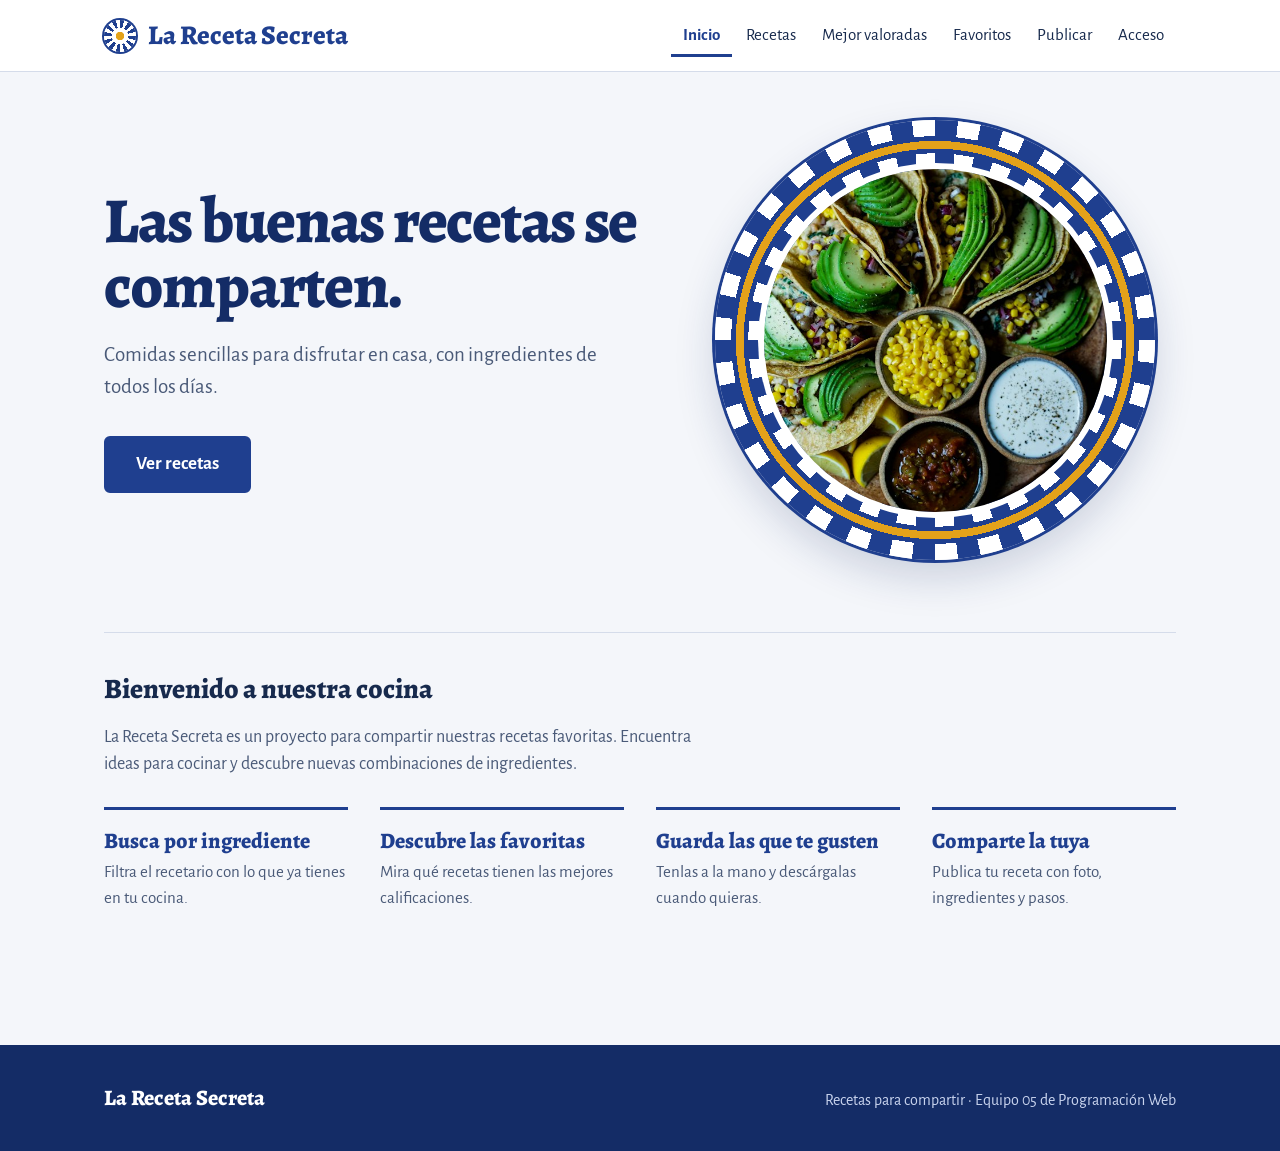
<file: frontend/index.html>
<!DOCTYPE html>
<html lang="es">
<head>
  <meta charset="UTF-8">
  <meta name="viewport" content="width=device-width, initial-scale=1.0">
  <title>Inicio | La Receta Secreta</title>
  <!-- Tipografía: Alegreya y Alegreya Sans. Sin internet se usan las fuentes del sistema. -->
  <link rel="preconnect" href="https://fonts.googleapis.com">
  <link rel="preconnect" href="https://fonts.gstatic.com" crossorigin>
  <link rel="stylesheet" href="https://fonts.googleapis.com/css2?family=Alegreya:wght@700;800&family=Alegreya+Sans:ital,wght@0,400;0,700;1,400&display=swap">
  <link rel="stylesheet" href="css/estilos.css">
  <link rel="stylesheet" href="css/busqueda.css">
  <link rel="stylesheet" href="css/favoritos.css">
  <link rel="stylesheet" href="css/calificaciones.css">
  <link rel="stylesheet" href="css/acceso.css">
  <!-- El orden importa: primero la API, luego los módulos y al final el enrutador. -->
  <script src="js/api-prueba.js" defer></script>
  <script src="js/api.js" defer></script>
  <script src="js/catalogo.js" defer></script>
  <script src="js/busqueda.js" defer></script>
  <script src="js/favoritos.js" defer></script>
  <script src="js/calificaciones.js" defer></script>
  <script src="js/acceso.js" defer></script>
  <script src="js/publicar.js" defer></script>
  <script src="js/app.js" defer></script>
</head>
<body>
  <header>
    <a class="marca" href="#/inicio">La Receta Secreta</a>
    <nav aria-label="Navegación principal">
      <a href="#/inicio" aria-current="page">Inicio</a>
      <a href="#/recetas">Recetas</a>
      <a href="#/mejor-valoradas">Mejor valoradas</a>
      <a href="#/favoritos">Favoritos</a>
      <a href="#/publicar">Publicar</a>
      <a href="#/acceso">Acceso</a>
    </nav>
  </header>
  <noscript><p class="aviso">Activa JavaScript para navegar por este recetario.</p></noscript>
  <main id="contenido">
    <!-- Pantalla: Inicio -->
    <div class="pantalla" id="inicio" data-titulo="Inicio" hidden>
      <section class="bienvenida">
        <h1>Las buenas recetas se comparten.</h1>
        <p>Comidas sencillas para disfrutar en casa, con ingredientes de todos los días.</p>
        <a class="boton" href="#/recetas">Ver recetas</a>
      </section>
      <section class="inicio-cocina">
        <h2>Bienvenido a nuestra cocina</h2>
        <p>La Receta Secreta es un proyecto para compartir nuestras recetas favoritas.
          Encuentra ideas para cocinar y descubre nuevas combinaciones de ingredientes.</p>
        <ul class="inicio-atajos">
          <li><a href="#/recetas"><strong>Busca por ingrediente</strong> <span>Filtra el recetario con lo que ya tienes en tu cocina.</span></a></li>
          <li><a href="#/mejor-valoradas"><strong>Descubre las favoritas</strong> <span>Mira qué recetas tienen las mejores calificaciones.</span></a></li>
          <li><a href="#/favoritos"><strong>Guarda las que te gusten</strong> <span>Tenlas a la mano y descárgalas cuando quieras.</span></a></li>
          <li><a href="#/publicar"><strong>Comparte la tuya</strong> <span>Publica tu receta con foto, ingredientes y pasos.</span></a></li>
        </ul>
      </section>
    </div>

    <!-- Pantalla: Recetas. Las tarjetas las dibuja js/catalogo.js con los datos de la API. -->
    <div class="pantalla" id="recetas" data-titulo="Recetas" hidden>
      <h1>Nuestras recetas</h1>
      <p class="entrada">Ideas sencillas para tu próxima comida.</p>
      <!-- Módulo Búsqueda: aquí va la barra de búsqueda y los filtros. -->
      <form id="modulo-busqueda" class="busqueda-contenedor" role="search" novalidate>
        <div class="busqueda-campo">
          <label for="input-ingrediente">Ingrediente</label>
          <input type="search" id="input-ingrediente" placeholder="Ej. aguacate" maxlength="60">
        </div>
        <div class="busqueda-campo">
          <label for="select-categoria">Categoría</label>
          <select id="select-categoria">
            <option value="">Todas</option>
          </select>
        </div>
        <div class="busqueda-botones">
          <button type="submit" id="btn-buscar">Buscar</button>
          <button type="button" id="btn-limpiar" class="busqueda-secundario">Limpiar</button>
        </div>
      </form>
      <p id="mensaje-resultados" class="busqueda-mensaje" role="status"></p>
      <p id="estado-catalogo" role="status"></p>
      <div class="galeria"></div>
    </div>

    <!-- Pantalla: Detalle de una receta (#/receta/<id>). La rellena js/catalogo.js. -->
    <div class="pantalla" id="receta-detalle" data-titulo="Receta" hidden>
      <a class="volver" href="#/recetas">← Volver a las recetas</a>
      <h1>Cargando receta...</h1>
      <p id="estado-detalle" role="status"></p>
      <div id="detalle-contenido" hidden>
        <div class="detalle-cabecera">
          <img id="detalle-foto" class="foto-receta foto-detalle" alt="" width="800" height="600" hidden>
          <div class="detalle-resumen">
            <p id="detalle-descripcion"></p>
            <p class="detalle-meta"><strong id="detalle-meta"></strong></p>
            <!-- Ranura del módulo Favoritos -->
            <div id="detalle-acciones"></div>
            <!-- Ranura del módulo Calificaciones -->
            <div id="detalle-calificacion"></div>
          </div>
        </div>
        <div class="detalle-cuerpo">
          <section class="detalle-ingredientes">
            <h2>Ingredientes</h2>
            <ul id="detalle-ingredientes"></ul>
          </section>
          <section class="detalle-preparacion">
            <h2>Preparación</h2>
            <ol id="detalle-pasos"></ol>
          </section>
        </div>
        <div class="detalle-exportar">
          <p>Descarga esta receta:</p>
          <button type="button" id="detalle-exportar">Exportar JSON</button>
          <button type="button" id="detalle-exportar-xml">Exportar XML</button>
        </div>
      </div>
    </div>

    <!-- Pantalla: Mejor valoradas (módulo Calificaciones). La rellena js/calificaciones.js. -->
    <div class="pantalla" id="mejor-valoradas" data-titulo="Mejor valoradas" hidden>
      <h1>Mejor valoradas</h1>
    </div>

    <!-- Pantalla: Favoritos (módulo Favoritos) -->
    <div class="pantalla" id="favoritos" data-titulo="Favoritos" hidden>
      <h1>Mis favoritos</h1>
      <!-- El contenido lo dibuja js/favoritos.js al mostrar la pantalla -->
    </div>

    <!-- Pantalla: Publicar receta -->
    <div class="pantalla" id="publicar" data-titulo="Publicar receta" hidden>
      <h1>Comparte tu receta</h1>
      <p id="aviso-publicar-sesion" class="aviso" tabindex="-1" hidden>
        Para publicar una receta necesitas una cuenta. <a href="#/acceso">Entra a tu cuenta</a> o <a href="#/registro">crea una cuenta</a>.
      </p>
      <div class="importar-receta">
        <label for="archivo-receta">Importar receta desde un archivo JSON</label>
        <input id="archivo-receta" type="file" accept=".json,application/json" aria-describedby="estado-json">
      </div>
      <p id="estado-json" role="status" aria-live="polite"></p>
      <form id="formulario-receta" novalidate>
        <label for="titulo">Nombre de la receta</label>
        <input id="titulo" aria-required="true" type="text" maxlength="100" placeholder="Por ejemplo: arroz con verduras" aria-describedby="error-titulo">
        <p id="error-titulo" class="error-campo" hidden></p>
        <label for="descripcion">Descripción</label>
        <textarea id="descripcion" aria-required="true" rows="3" maxlength="350" aria-describedby="error-descripcion"></textarea>
        <p id="error-descripcion" class="error-campo" hidden></p>
        <label for="foto">Foto de la receta (opcional)</label>
        <input id="foto" type="file" accept="image/jpeg,image/png,image/webp" aria-describedby="ayuda-foto error-foto">
        <small id="ayuda-foto">JPG, PNG o WebP. Máximo 2 MB.</small>
        <p id="error-foto" class="error-campo" hidden></p>
        <img id="vista-foto" class="foto-receta foto-previa" alt="Vista previa de la foto elegida" hidden>
        <button id="quitar-foto" type="button" hidden>Quitar foto</button>
        <div class="campos-fila">
          <div class="campo">
            <label for="categoria">Categoría</label>
            <select id="categoria" aria-describedby="error-categoria">
              <option>Desayuno</option>
              <option>Comida</option>
              <option>Cena</option>
              <option>Postre</option>
            </select>
            <p id="error-categoria" class="error-campo" hidden></p>
          </div>
          <div class="campo">
            <label for="tiempo">Tiempo de preparación (minutos)</label>
            <input id="tiempo" aria-required="true" type="number" min="1" max="1440" aria-describedby="error-tiempo">
            <p id="error-tiempo" class="error-campo" hidden></p>
          </div>
          <div class="campo">
            <label for="porciones">Porciones</label>
            <input id="porciones" aria-required="true" type="number" min="1" max="100" aria-describedby="error-porciones">
            <p id="error-porciones" class="error-campo" hidden></p>
          </div>
        </div>
        <label for="ingredientes">Ingredientes (uno por línea, con su cantidad)</label>
        <textarea id="ingredientes" aria-required="true" rows="5" aria-describedby="error-ingredientes"></textarea>
        <p id="error-ingredientes" class="error-campo" hidden></p>
        <label for="pasos">Preparación (un paso por línea)</label>
        <textarea id="pasos" aria-required="true" rows="5" aria-describedby="error-pasos"></textarea>
        <p id="error-pasos" class="error-campo" hidden></p>
        <div class="formulario-botones">
          <button type="submit">Agregar al recetario</button>
          <button type="button" id="exportar-formulario">Exportar JSON</button>
        </div>
      </form>
    </div>

    <!-- Pantalla: Acceso (módulo Acceso). La maneja js/acceso.js. -->
    <div class="pantalla" id="acceso" data-titulo="Acceso" hidden>
      <h1>Acceso</h1>
      <p id="estado-acceso" role="status" aria-live="polite"></p>
      <section id="sesion-iniciada" class="sesion-iniciada" hidden>
        <p>Hola, <strong id="nombre-usuario"></strong></p>
        <button type="button" id="cerrar-sesion">Cerrar sesión</button>
      </section>
      <section id="mis-recetas" class="mis-recetas" aria-labelledby="titulo-mis-recetas" hidden>
        <h2 id="titulo-mis-recetas" tabindex="-1">Mis recetas</h2>
        <p id="estado-mis-recetas" role="status" aria-live="polite"></p>
        <ul id="lista-mis-recetas" class="lista-mis-recetas"></ul>
      </section>
      <form id="formulario-acceso" novalidate>
        <label for="acceso-correo">Correo electrónico</label>
        <input id="acceso-correo" aria-required="true" type="email" autocomplete="email" maxlength="254" aria-describedby="error-acceso-correo">
        <p id="error-acceso-correo" class="error-campo" hidden></p>
        <label for="acceso-password">Contraseña</label>
        <input id="acceso-password" aria-required="true" type="password" autocomplete="current-password" aria-describedby="error-acceso-password">
        <p id="error-acceso-password" class="error-campo" hidden></p>
        <button type="submit">Entrar</button>
        <p class="cambiar-pantalla">¿Todavía no tienes cuenta? <a href="#/registro">Crea una cuenta</a>.</p>
      </form>
      <p id="acceso-sin-cuenta">Puedes <a href="#/recetas">explorar las recetas sin una cuenta</a>.</p>
    </div>

    <!-- Pantalla: Registro (módulo Acceso). La maneja js/acceso.js. -->
    <div class="pantalla" id="registro" data-titulo="Crear cuenta" hidden>
      <h1>Crear cuenta</h1>
      <p id="estado-registro" role="status" aria-live="polite"></p>
      <form id="formulario-registro" novalidate>
        <label for="registro-nombre">Nombre</label>
        <input id="registro-nombre" aria-required="true" type="text" autocomplete="name" maxlength="60" placeholder="Alex" aria-describedby="error-registro-nombre">
        <p id="error-registro-nombre" class="error-campo" hidden></p>
        <label for="registro-correo">Correo electrónico</label>
        <input id="registro-correo" aria-required="true" type="email" autocomplete="email" maxlength="254" aria-describedby="error-registro-correo">
        <p id="error-registro-correo" class="error-campo" hidden></p>
        <label for="registro-password">Contraseña</label>
        <input id="registro-password" aria-required="true" type="password" autocomplete="new-password" aria-describedby="ayuda-registro-password error-registro-password">
        <small id="ayuda-registro-password" class="ayuda-campo">Mínimo 8 caracteres.</small>
        <p id="error-registro-password" class="error-campo" hidden></p>
        <button type="submit">Crear cuenta</button>
        <p class="cambiar-pantalla">¿Ya tienes cuenta? <a href="#/acceso">Entra aquí</a>.</p>
      </form>
    </div>

    <div class="pantalla" id="no-encontrada" data-titulo="Página no encontrada" hidden>
        <h1>Página no encontrada</h1>
        <p class="entrada">Ese enlace no corresponde a ninguna pantalla.</p>
        <a class="boton" href="#/inicio">Volver al inicio</a>
    </div>
  </main>
  <footer>
    <p class="pie-marca">La Receta Secreta</p>
    <p>Recetas para compartir · Equipo 05 de Programación Web</p>
  </footer>
</body>
</html>
</file>
<file: frontend/css/estilos.css>
/* Estilos compartidos por todas las pantallas.
   Idea del diseño: la loza de talavera. Fondo blanco porcelana, azul cobalto y un acento
   amarillo maíz. Lo único llamativo es el "plato" de la portada; lo demás es sobrio.
   Los colores y medidas están en variables (:root) y los usan también los CSS de cada módulo.
   La justificación está en docs/06-diseno-interfaz.md. */
:root {
  /* Color */
  --loza: #f4f6fa;           /* fondo de la página: blanco frío, como la porcelana */
  --blanco: #ffffff;
  --tinta: #172a4d;          /* texto: azul tinta, casi negro */
  --tinta-suave: #4a5a78;    /* texto secundario */
  --cobalto: #1f3f8f;        /* enlaces, botones, marca */
  --cobalto-oscuro: #142c66; /* botón al pasar el mouse, pie de página */
  --cobalto-claro: #e5ebf7;  /* recuadros suaves (ingredientes, importar) */
  --linea: #d5dcea;          /* bordes */
  --linea-campo: #8291ae;    /* borde de los campos de formulario */
  --maiz: #e3a21a;           /* decorativo: estrellas, borde del plato */
  --maiz-oscuro: #8f5c00;    /* texto con acento (promedio, avisos): contraste 5:1 sobre blanco */
  --maiz-claro: #fcf3dc;     /* fondo de avisos */
  --error: #b42318;
  --error-claro: #fdf1ef;
  --apagado: #cfd6e4;        /* estrellas vacías, botones deshabilitados */

  /* Tipografía: Alegreya (títulos) y Alegreya Sans (texto). Si no hay internet,
     se usan las fuentes del sistema que siguen en la lista. */
  --letra-titulos: "Alegreya", "Iowan Old Style", "Palatino Linotype", Palatino, Georgia, serif;
  --letra-texto: "Alegreya Sans", "Segoe UI", "Helvetica Neue", Arial, sans-serif;

  /* Escala de tamaños (cada paso es ~1.25 veces el anterior). */
  --t-chico: 15px;
  --t-texto: 18px;
  --t-entrada: 21px;
  --t-h3: 22px;
  --t-h2: 28px;
  --t-h1: 44px;
  --t-portada: 64px;

  /* Radios según jerarquía: controles < tarjetas < bloques grandes. */
  --radio-control: 6px;
  --radio: 10px;
  --radio-bloque: 18px;
  --ancho: 1120px;
  --margen: 24px;
}

[hidden] {
  display: none !important;
}
*,
*::before,
*::after {
  box-sizing: border-box;
}
body {
  margin: 0;
  font-family: var(--letra-texto);
  font-size: var(--t-texto);
  line-height: 1.55;
  color: var(--tinta);
  background-color: var(--loza);
  -webkit-font-smoothing: antialiased;
  /* El pie queda abajo aunque la pantalla tenga poco contenido. */
  display: flex;
  flex-direction: column;
  min-height: 100vh;
}

/* El encabezado y el pie ocupan todo el ancho; su contenido se alinea con el de main. */
header,
footer {
  padding-inline: max(var(--margen), calc((100% - var(--ancho)) / 2 + var(--margen)));
}
main {
  flex: 1;
  width: 100%;
  max-width: var(--ancho);
  min-height: 65vh;
  margin: auto;
  padding: 48px var(--margen) 80px;
}

/* ── Encabezado y menú ── */
header {
  display: flex;
  flex-wrap: wrap;
  align-items: center;
  justify-content: space-between;
  gap: 8px 32px;
  padding-block: 14px;
  border-bottom: 1px solid var(--linea);
  background-color: var(--blanco);
}
.marca {
  display: inline-flex;
  align-items: center;
  gap: 12px;
  font-family: var(--letra-titulos);
  font-size: 27px;
  font-weight: 800;
  line-height: 1;
  color: var(--cobalto);
  text-decoration: none;
}
.marca:hover {
  color: var(--cobalto-oscuro);
}
/* Un plato pequeño de talavera como logotipo: borde a rayas y centro maíz. */
.marca::before {
  content: "";
  width: 32px;
  height: 32px;
  flex-shrink: 0;
  border-radius: 50%;
  background:
    radial-gradient(circle, var(--maiz) 0 4px, var(--blanco) 4.5px 8px, transparent 8.5px),
    repeating-conic-gradient(var(--cobalto) 0 15deg, var(--blanco) 15deg 30deg);
  box-shadow: 0 0 0 2px var(--cobalto);
}
nav {
  display: flex;
  flex-wrap: wrap;
  gap: 2px;
}
nav a {
  padding: 8px 12px 6px;
  border-bottom: 3px solid transparent;
  color: var(--tinta);
  font-size: 17px;
  text-decoration: none;
}
nav a:hover {
  color: var(--cobalto);
  border-bottom-color: var(--linea);
}
/* La sección actual se marca con barra, color y negrita, no solo con color. */
nav a[aria-current="page"] {
  border-bottom-color: var(--cobalto);
  color: var(--cobalto);
  font-weight: 700;
}

/* ── Texto general ── */
a {
  color: var(--cobalto);
  text-underline-offset: 3px;
  text-decoration-thickness: 1px;
}
a:hover {
  color: var(--cobalto-oscuro);
  text-decoration-thickness: 2px;
}
h1,
h2,
h3 {
  font-family: var(--letra-titulos);
  font-weight: 800;
  line-height: 1.15;
  color: var(--tinta);
}
h1 {
  margin: 0 0 12px;
  font-size: var(--t-h1);
  letter-spacing: -0.01em;
}
h2 {
  margin: 40px 0 12px;
  font-size: var(--t-h2);
}
h3 {
  font-size: var(--t-h3);
}
p {
  max-width: 68ch;
}
.entrada {
  margin-top: 0;
  font-size: var(--t-entrada);
  color: var(--tinta-suave);
}
section {
  margin-bottom: 32px;
}
li {
  margin-bottom: 10px;
}

/* ── Botones ──
   :where() deja estos estilos con la menor prioridad posible, para que los botones
   de cada módulo (estrellas, corazón, búsqueda...) conserven su propio diseño. */
:where(button),
.boton {
  display: inline-flex;
  align-items: center;
  justify-content: center;
  gap: 8px;
  margin-top: 20px;
  padding: 12px 22px;
  border: 2px solid var(--cobalto);
  border-radius: var(--radio-control);
  background-color: var(--cobalto);
  color: var(--blanco);
  font: inherit;
  font-weight: 700;
  line-height: 1.2;
  text-decoration: none;
  cursor: pointer;
  transition: background-color 0.15s, border-color 0.15s, color 0.15s;
}
:where(button):hover,
.boton:hover {
  border-color: var(--cobalto-oscuro);
  background-color: var(--cobalto-oscuro);
  color: var(--blanco);
  text-decoration: none;
}
:where(button):active,
.boton:active {
  transform: translateY(1px);
}
/* Botones secundarios: mismas medidas, pero con contorno en lugar de relleno. */
:where(#detalle-exportar, #detalle-exportar-xml, #exportar-formulario, #quitar-foto, #cerrar-sesion) {
  background-color: var(--blanco);
  color: var(--cobalto);
}
:where(#detalle-exportar, #detalle-exportar-xml, #exportar-formulario, #quitar-foto, #cerrar-sesion):hover {
  background-color: var(--cobalto-claro);
  color: var(--cobalto-oscuro);
}
:where(button):disabled,
:where(button):disabled:hover {
  border-color: var(--apagado);
  background-color: #eceff5;
  color: #5c667a;
  cursor: not-allowed;
  transform: none;
}

/* ── Inicio ──
   El texto a la izquierda y, a la derecha, la foto servida en un plato de talavera.
   El plato son dos capas en la misma celda: ::before es el borde a rayas y ::after la foto. */
.bienvenida {
  display: grid;
  grid-template-columns: minmax(0, 1fr) minmax(0, 0.9fr);
  /* Las filas 1 y 5 absorben el espacio sobrante, así el texto queda centrado junto al plato. */
  grid-template-rows: 1fr auto auto auto 1fr;
  column-gap: 56px;
  align-items: center;
  margin: 0 0 72px;
}
.bienvenida > * {
  grid-column: 1;
}
.bienvenida h1 {
  grid-row: 2;
}
.bienvenida p {
  grid-row: 3;
}
.bienvenida .boton {
  grid-row: 4;
}
.bienvenida::before,
.bienvenida::after {
  content: "";
  grid-column: 2;
  grid-row: 1 / -1;
  justify-self: center;
  width: min(100%, 440px);
  aspect-ratio: 1;
  border-radius: 50%;
}
/* Borde del plato: rayas cobalto sobre blanco, con un anillo maíz por dentro. */
.bienvenida::before {
  background:
    radial-gradient(circle, transparent 0 60%, var(--cobalto) 60% 61.5%, var(--maiz) 61.5% 64%, var(--cobalto) 64% 65.5%, transparent 65.5%),
    repeating-conic-gradient(var(--cobalto) 0 6deg, var(--blanco) 6deg 12deg);
  box-shadow: 0 0 0 3px var(--cobalto), 0 18px 40px rgba(20, 44, 102, 0.18);
}
/* Foto decorativa (no lleva texto, así que no necesita alt). Queda dentro del borde. */
.bienvenida::after {
  width: min(78%, 343px);
  background: url("../fotos/tacos.jpg") center / cover;
  box-shadow: 0 0 0 6px var(--blanco);
}
.bienvenida h1 {
  margin: 0 0 20px;
  font-size: var(--t-portada);
  line-height: 1.02;
  letter-spacing: -0.02em;
  color: var(--cobalto-oscuro);
}
.bienvenida p {
  margin: 0 0 8px;
  font-size: var(--t-entrada);
  color: var(--tinta-suave);
}
.bienvenida .boton {
  justify-self: start;
  margin-top: 24px;
  padding: 15px 30px;
  font-size: 19px;
}

.inicio-cocina {
  padding-top: 40px;
  border-top: 1px solid var(--linea);
}
.inicio-cocina h2 {
  margin-top: 0;
  margin-bottom: 8px;
}
.inicio-cocina > p {
  max-width: 60ch;
  color: var(--tinta-suave);
}
/* Cuatro accesos: no son pasos, así que van sin números, como una lista sencilla en rejilla. */
.inicio-atajos {
  display: grid;
  grid-template-columns: repeat(auto-fit, minmax(240px, 1fr));
  gap: 0 32px;
  margin: 28px 0 0;
  padding: 0;
  list-style: none;
}
.inicio-atajos li {
  margin: 0;
}
.inicio-atajos a {
  display: flex;
  flex-direction: column;
  gap: 4px;
  height: 100%;
  padding: 18px 0 22px;
  border-top: 3px solid var(--cobalto);
  color: var(--tinta);
  text-decoration: none;
}
.inicio-atajos strong {
  font-family: var(--letra-titulos);
  font-size: var(--t-h3);
  font-weight: 800;
  line-height: 1.2;
  color: var(--cobalto);
}
.inicio-atajos a:hover strong {
  text-decoration: underline;
  text-underline-offset: 4px;
}
.inicio-atajos span {
  color: var(--tinta-suave);
  font-size: 17px;
}

/* ── Galería ──
   Grid con auto-fill: tantas columnas como quepan, y una sola en el celular. */
.galeria {
  display: grid;
  grid-template-columns: repeat(auto-fill, minmax(270px, 1fr));
  gap: 28px;
  margin-top: 12px;
}
.tarjeta {
  position: relative;
  display: flex;
  flex-direction: column;
  overflow: hidden;
  padding-bottom: 20px;
  border: 1px solid var(--linea);
  border-radius: var(--radio);
  background-color: var(--blanco);
  transition: border-color 0.15s;
}
/* Al pasar el mouse solo cambia el borde: indica que se puede abrir, sin mover nada. */
.tarjeta:hover {
  border-color: var(--cobalto);
}
.tarjeta > :not(img) {
  margin-inline: 20px;
}
.tarjeta .foto-receta {
  border-radius: 0;
  border-bottom: 1px solid var(--linea);
}
.tarjeta h2 {
  margin-top: 18px;
  margin-bottom: 4px;
  font-size: 24px;
}
/* Primer párrafo: categoría, tiempo y porciones. */
.tarjeta h2 + p {
  margin: 0 20px 10px;
  color: var(--maiz-oscuro);
  font-size: var(--t-chico);
  font-weight: 700;
}
.tarjeta h2 + p + p {
  margin-top: 0;
  color: var(--tinta-suave);
  font-size: 17px;
}
.tarjeta > a {
  margin-top: auto;
  padding-top: 4px;
  font-size: 16px;
  font-weight: 700;
  text-decoration: none;
}
.tarjeta:hover > a {
  text-decoration: underline;
}
/* Toda la tarjeta abre la receta: el enlace se estira para cubrirla. */
.tarjeta > a::before {
  content: "";
  position: absolute;
  inset: 0;
}
.tarjeta > a:focus-visible {
  outline: none;
}
.tarjeta:has(> a:focus-visible) {
  outline: 3px solid var(--maiz-oscuro);
  outline-offset: 3px;
}

/* Ranuras donde los módulos agregan sus botones. Quedan encima del enlace estirado. */
.tarjeta-acciones:empty {
  display: none;
}
.tarjeta-acciones {
  position: relative;
  z-index: 1;
  margin-top: 14px;
}

/* ── Fotos ── */
.foto-receta {
  display: block;
  width: 100%;
  height: auto;
  aspect-ratio: 4 / 3;
  object-fit: cover;
  border-radius: var(--radio);
}
.foto-previa {
  max-width: 320px;
  margin-top: 12px;
  border: 1px solid var(--linea);
}

/* ── Detalle de receta ── */
.volver {
  display: inline-block;
  margin-bottom: 16px;
  font-weight: 700;
  text-decoration: none;
}
.volver:hover {
  text-decoration: underline;
}
#receta-detalle h1 {
  max-width: 22ch;
  font-size: 52px;
  line-height: 1.05;
}
.detalle-cabecera {
  display: grid;
  grid-template-columns: minmax(0, 1.25fr) minmax(0, 1fr);
  gap: 32px 48px;
  align-items: start;
  margin: 28px 0 48px;
}
/* Si la receta no tiene foto, el resumen ocupa todo el ancho. */
.detalle-cabecera:has(> .foto-detalle[hidden]) {
  grid-template-columns: minmax(0, 1fr);
}
.detalle-resumen {
  padding-top: 4px;
}
#detalle-descripcion {
  margin-top: 0;
  font-family: var(--letra-titulos);
  font-size: 24px;
  font-weight: 700;
  line-height: 1.35;
  color: var(--tinta);
}
.detalle-meta strong {
  display: inline-block;
  padding: 6px 14px;
  border-radius: var(--radio-control);
  background-color: var(--cobalto-claro);
  color: var(--cobalto-oscuro);
  font-size: 16px;
}
#detalle-acciones:not(:empty) {
  margin-top: 20px;
}
#detalle-calificacion:not(:empty) {
  margin-top: 24px;
  padding-top: 18px;
  border-top: 1px solid var(--linea);
}
.detalle-cuerpo {
  display: grid;
  grid-template-columns: minmax(0, 1fr) minmax(0, 1.6fr);
  gap: 48px;
}
.detalle-cuerpo h2 {
  margin-top: 0;
  margin-bottom: 18px;
}
/* Mismo margen superior que el recuadro de ingredientes, para que los dos títulos queden alineados. */
.detalle-preparacion {
  padding-top: 26px;
}
.detalle-ingredientes {
  align-self: start;
  padding: 26px 28px 18px;
  border-radius: var(--radio);
  background-color: var(--cobalto-claro);
}
#detalle-ingredientes {
  margin: 0;
  padding-left: 20px;
}
#detalle-ingredientes li {
  padding-bottom: 10px;
  border-bottom: 1px solid rgba(31, 63, 143, 0.15);
}
#detalle-ingredientes li:last-child {
  border-bottom: none;
}
#detalle-ingredientes li::marker {
  color: var(--cobalto);
}
/* Los pasos sí son una secuencia: número grande en un círculo, para seguirlos mientras se cocina. */
#detalle-pasos {
  margin: 0;
  padding: 0;
  list-style: none;
  counter-reset: paso;
}
#detalle-pasos li {
  position: relative;
  min-height: 40px;
  margin-bottom: 22px;
  padding-left: 60px;
  padding-top: 6px;
  counter-increment: paso;
}
#detalle-pasos li::before {
  content: counter(paso);
  position: absolute;
  top: 0;
  left: 0;
  display: grid;
  place-items: center;
  width: 40px;
  height: 40px;
  border: 2px solid var(--cobalto);
  border-radius: 50%;
  background-color: var(--blanco);
  color: var(--cobalto);
  font-family: var(--letra-titulos);
  font-size: 20px;
  font-weight: 800;
}
.detalle-exportar {
  display: flex;
  flex-wrap: wrap;
  align-items: center;
  gap: 12px;
  margin-top: 24px;
  padding-top: 24px;
  border-top: 1px solid var(--linea);
}
.detalle-exportar p {
  margin: 0 8px 0 0;
  color: var(--tinta-suave);
}
.detalle-exportar button {
  margin-top: 0;
}

/* ── Formularios ── */
form {
  max-width: 600px;
}
label {
  display: block;
  margin-top: 20px;
  margin-bottom: 6px;
  font-weight: 700;
}
input,
textarea,
select {
  width: 100%;
  padding: 11px 13px;
  border: 1.5px solid var(--linea-campo);
  border-radius: var(--radio-control);
  font: inherit;
  color: var(--tinta);
  background-color: var(--blanco);
  transition: border-color 0.15s, box-shadow 0.15s;
}
input::placeholder,
textarea::placeholder {
  color: #7a869e;
}
input:hover,
textarea:hover,
select:hover {
  border-color: var(--cobalto);
}
input:focus,
textarea:focus,
select:focus {
  border-color: var(--cobalto);
  box-shadow: 0 0 0 3px var(--cobalto-claro);
}
textarea {
  resize: vertical;
}
small {
  display: block;
  margin-top: 4px;
  color: var(--tinta-suave);
  font-size: var(--t-chico);
}
input[type="file"] {
  padding: 8px;
  border-style: dashed;
  background-color: var(--loza);
  cursor: pointer;
}
input[type="file"]::file-selector-button {
  margin-right: 12px;
  padding: 8px 14px;
  border: 2px solid var(--cobalto);
  border-radius: var(--radio-control);
  background-color: var(--blanco);
  color: var(--cobalto);
  font: inherit;
  font-weight: 700;
  cursor: pointer;
}
input[type="file"]::file-selector-button:hover {
  background-color: var(--cobalto-claro);
}

/* ── Avisos ── */
.aviso {
  padding: 14px 18px;
  border-left: 4px solid var(--maiz);
  border-radius: var(--radio-control);
  background-color: var(--maiz-claro);
}
:focus-visible {
  outline: 3px solid var(--maiz-oscuro);
  outline-offset: 3px;
}
/* Los títulos reciben el foco por código al cambiar de pantalla (app.js) para los lectores
   de pantalla. No son controles, así que no se dibuja el contorno sobre ellos. */
h1[tabindex="-1"]:focus,
h2[tabindex="-1"]:focus {
  outline: none;
}
.en-construccion {
  color: var(--tinta-suave);
  font-style: italic;
}

/* ── Pie de página ── */
footer {
  display: flex;
  flex-wrap: wrap;
  align-items: baseline;
  justify-content: space-between;
  gap: 4px 24px;
  padding-block: 36px;
  background-color: var(--cobalto-oscuro);
  color: #c9d4ee;
  font-size: 16px;
}
footer p {
  margin: 0;
}
.pie-marca {
  font-family: var(--letra-titulos);
  font-size: 22px;
  font-weight: 800;
  color: var(--blanco);
}

/* ── Pantallas medianas y chicas ── */
@media (max-width: 860px) {
  .bienvenida {
    grid-template-columns: minmax(0, 1fr);
    margin-bottom: 56px;
  }
  .bienvenida::before,
  .bienvenida::after {
    grid-column: 1;
    grid-row: 1;
    width: min(100%, 320px);
  }
  .bienvenida::after {
    width: min(78%, 250px);
  }
  .bienvenida {
    grid-template-rows: none;
  }
  .bienvenida > * {
    grid-row: auto;
  }
  .bienvenida h1 {
    margin-top: 32px;
    font-size: 52px;
  }
  .detalle-cabecera,
  .detalle-cuerpo {
    grid-template-columns: minmax(0, 1fr);
    gap: 28px;
  }
  .detalle-preparacion {
    padding-top: 0;
  }
}
@media (max-width: 600px) {
  :root {
    --margen: 16px;
    --t-texto: 17px;
    --t-entrada: 19px;
    --t-h1: 34px;
    --t-h2: 25px;
  }
  header {
    padding-block: 12px;
  }
  .marca {
    font-size: 23px;
  }
  .marca::before {
    width: 26px;
    height: 26px;
  }
  nav {
    width: 100%;
    margin-inline: -8px;
  }
  nav a {
    padding: 6px 8px 4px;
    font-size: 16px;
  }
  main {
    padding-top: 32px;
  }
  .bienvenida h1 {
    font-size: 42px;
  }
  .bienvenida h1 {
    margin-top: 24px;
  }
  .bienvenida::before {
    width: min(100%, 250px);
  }
  .bienvenida::after {
    width: min(78%, 195px);
  }
  .bienvenida .boton {
    justify-self: stretch;
  }
  #receta-detalle h1 {
    font-size: 38px;
  }
  #detalle-descripcion {
    font-size: 21px;
  }
  .detalle-ingredientes {
    padding: 20px 20px 12px;
  }
  .detalle-exportar p {
    flex-basis: 100%;
  }
  .detalle-exportar button {
    flex: 1 1 140px;
  }
}

/* Quien pidió menos movimiento en su sistema no ve animaciones. */
@media (prefers-reduced-motion: reduce) {
  *,
  *::before,
  *::after {
    transition: none !important;
  }
}
</file>
<file: frontend/css/busqueda.css>
/* Estilos del módulo Búsqueda. Usa solo este archivo para tus estilos (ver AGENTS.md).
   Usa las variables de estilos.css (--cobalto, --tinta, --linea...) en lugar de colores sueltos. */
.busqueda-contenedor {
  max-width: none;
  display: flex;
  flex-direction: column;
  gap: 12px;
  margin: 28px 0 20px;
  padding: 20px;
  border: 1px solid var(--linea);
  border-radius: var(--radio);
  background-color: var(--blanco);
}
.busqueda-campo label {
  margin-top: 0;
}
/* Misma altura para campo, selector y botones, para que queden alineados en la fila. */
.busqueda-contenedor input,
.busqueda-contenedor select,
.busqueda-botones button {
  height: 48px;
}
.busqueda-botones {
  display: flex;
  gap: 12px;
}
.busqueda-botones button {
  flex: 1;
  margin-top: 0;
  padding: 0 24px;
  border: 2px solid var(--cobalto);
  border-radius: var(--radio-control);
  color: var(--blanco);
  background-color: var(--cobalto);
  font-weight: 700;
}
.busqueda-botones button:hover {
  border-color: var(--cobalto-oscuro);
  background-color: var(--cobalto-oscuro);
}
.busqueda-botones .busqueda-secundario {
  color: var(--cobalto);
  background-color: var(--blanco);
}
.busqueda-botones .busqueda-secundario:hover {
  color: var(--cobalto-oscuro);
  background-color: var(--cobalto-claro);
}
.busqueda-contenedor input:focus,
.busqueda-contenedor select:focus,
.busqueda-botones button:focus-visible {
  outline: 3px solid var(--maiz-oscuro);
  outline-offset: 2px;
}
/* El mensaje siempre existe (para que el lector de pantalla lo anuncie); solo se ve si tiene texto. */
.busqueda-mensaje:not(:empty) {
  padding: 12px 16px;
  border-left: 4px solid var(--maiz);
  border-radius: var(--radio-control);
  background-color: var(--maiz-claro);
}

/* En pantallas grandes, todo en una fila. */
@media (min-width: 768px) {
  .busqueda-contenedor {
    flex-direction: row;
    align-items: flex-end;
  }
  .busqueda-campo {
    flex: 1;
  }
  .busqueda-botones button {
    flex: none;
  }
}
</file>
<file: frontend/css/favoritos.css>
/* Estilos del módulo Favoritos. Responsable: Brandon Aguilar.
   Usa las variables de estilos.css (--cobalto, --tinta, --linea...) en lugar de colores sueltos. */

/* ── Botón de favorito (tarjetas y detalle) ── */
.btn-favorito {
  display: inline-flex;
  align-items: center;
  gap: 6px;
  padding: 8px 16px;
  margin-top: 0;
  background-color: var(--blanco);
  color: var(--cobalto);
  border: 2px solid var(--cobalto);
  border-radius: 999px;
  font: inherit;
  font-size: 15px;
  font-weight: 700;
  cursor: pointer;
  transition: background-color 0.15s, color 0.15s;
}

.btn-favorito:hover,
.btn-favorito:focus-visible {
  background-color: var(--cobalto-claro);
  color: var(--cobalto-oscuro);
}

/* Cuando la receta YA es favorita (aria-pressed="true"): relleno, para que el estado se note sin leer. */
.btn-favorito[aria-pressed="true"] {
  background-color: var(--cobalto);
  color: var(--blanco);
}

.btn-favorito[aria-pressed="true"]:hover,
.btn-favorito[aria-pressed="true"]:focus-visible {
  border-color: var(--cobalto-oscuro);
  background-color: var(--cobalto-oscuro);
  color: var(--blanco);
}

.btn-favorito:disabled {
  opacity: 0.6;
  cursor: not-allowed;
}

/* ── Mensajes (sin sesión, errores) ── */
.favorito-aviso {
  font-size: var(--t-chico);
  color: var(--tinta-suave);
  margin: 6px 0 0;
}

.favorito-error {
  font-size: var(--t-chico);
  color: var(--error);
  font-weight: 700;
  margin: 6px 0 0;
}

/* ── Pantalla Favoritos ── */
#btn-descargar-csv {
  margin-bottom: 16px;
  padding: 11px 20px;
  background-color: var(--cobalto);
  color: var(--blanco);
  border: 2px solid var(--cobalto);
  border-radius: var(--radio-control);
  font: inherit;
  font-weight: 700;
  cursor: pointer;
}

#btn-descargar-csv:hover,
#btn-descargar-csv:focus-visible {
  border-color: var(--cobalto-oscuro);
  background-color: var(--cobalto-oscuro);
}

#btn-descargar-csv:disabled {
  background-color: #eceff5;
  color: #5c667a;
  border-color: var(--apagado);
  cursor: not-allowed;
}

#estado-favoritos {
  font-size: var(--t-chico);
  color: var(--tinta-suave);
  margin: 8px 0 12px;
  min-height: 1.4em;
}

.lista-favoritos {
  list-style: none;
  padding: 0;
  margin: 16px 0 0;
  max-width: 760px;
  border: 1px solid var(--linea);
  border-radius: var(--radio);
  background-color: var(--blanco);
}

.favorito-item {
  display: flex;
  align-items: center;
  flex-wrap: wrap;
  gap: 8px 14px;
  padding: 16px 22px;
  border-bottom: 1px solid var(--linea);
  margin-bottom: 0;
}

.favorito-item:last-child {
  border-bottom: none;
}

/* Corazón decorativo antes del nombre de cada favorito. */
.favorito-item::before {
  content: "♥";
  color: var(--cobalto);
}

.favorito-item a {
  font-family: var(--letra-titulos);
  font-weight: 800;
  font-size: 21px;
  text-decoration: none;
}

.favorito-item a:hover {
  text-decoration: underline;
}

.favorito-meta {
  font-size: var(--t-chico);
  color: var(--tinta-suave);
  flex: 1 1 auto;
}

.btn-quitar-favorito {
  margin-top: 0;
  padding: 6px 14px;
  background-color: var(--blanco);
  color: var(--error);
  border: 1.5px solid var(--error);
  border-radius: var(--radio-control);
  font: inherit;
  font-size: 15px;
  font-weight: 700;
  cursor: pointer;
  transition: background-color 0.15s, color 0.15s;
  flex-shrink: 0;
}

.btn-quitar-favorito:hover,
.btn-quitar-favorito:focus-visible {
  background-color: var(--error);
  color: var(--blanco);
}

.btn-quitar-favorito:disabled {
  opacity: 0.6;
  cursor: not-allowed;
}

/* ── Responsive ── */
@media (max-width: 600px) {
  .favorito-item {
    flex-direction: column;
    align-items: flex-start;
    gap: 6px;
  }

  .favorito-item::before {
    display: none;
  }

  .btn-favorito {
    width: 100%;
    justify-content: center;
  }
}
</file>
<file: frontend/css/calificaciones.css>
/* Estilos del módulo Calificaciones. Usa solo este archivo para tus estilos (ver AGENTS.md).
   Usa las variables de estilos.css (--cobalto, --maiz, --linea...) en lugar de colores sueltos. */

.calificaciones-promedio {
  margin: 0 0 4px;
  color: var(--maiz-oscuro);
  font-weight: 700;
}

.calificaciones-estrellas {
  display: flex;
  gap: 2px;
  margin: 4px 0 4px -8px;
}

.estrella {
  margin: 0;
  padding: 0;
  width: 44px;
  height: 44px;
  display: inline-flex;
  align-items: center;
  justify-content: center;
  font-size: 28px;
  line-height: 1;
  background: none;
  border: none;
  color: var(--apagado);
  cursor: pointer;
  transition: color 0.1s, transform 0.1s;
}

.estrella:hover:not(:disabled) {
  transform: scale(1.15);
}

.estrella:hover:not(:disabled),
.estrella:focus-visible {
  color: var(--maiz);
}

.estrella.marcada {
  color: var(--maiz);
}

/* Al pasar el mouse (o el foco) por una estrella se pintan también las anteriores,
   y las siguientes se apagan aunque estén marcadas, para mostrar cómo quedaría. */
.estrella:not(:disabled):has(~ .estrella:hover:not(:disabled)),
.estrella:not(:disabled):has(~ .estrella:focus-visible) {
  color: var(--maiz);
}

.estrella:hover:not(:disabled) ~ .estrella,
.estrella:focus-visible ~ .estrella {
  color: var(--apagado);
}

.estrella:disabled {
  cursor: not-allowed;
  opacity: 0.6;
}

.calificaciones-estado {
  color: var(--tinta-suave);
  min-height: 1.2em;
  margin: 4px 0 0;
}

.quitar-calificacion {
  margin: 10px 0 0;
  padding: 6px 14px;
  background: var(--blanco);
  border: 1.5px solid var(--cobalto);
  border-radius: var(--radio-control);
  color: var(--cobalto);
  font: inherit;
  font-size: 15px;
  font-weight: 700;
  cursor: pointer;
}

.quitar-calificacion:hover,
.quitar-calificacion:focus-visible {
  background-color: var(--cobalto-claro);
}

/* El lugar sí es un orden: el número va en un círculo a la izquierda. */
.lista-mejor-valoradas {
  list-style: none;
  padding: 0;
  margin: 28px 0 0;
  max-width: 760px;
  border: 1px solid var(--linea);
  border-radius: var(--radio);
  background-color: var(--blanco);
  counter-reset: lugar;
}

.mejor-valorada-item {
  position: relative;
  padding: 18px 22px 18px 84px;
  margin-bottom: 0;
  border-bottom: 1px solid var(--linea);
  counter-increment: lugar;
}

.mejor-valorada-item:last-child {
  border-bottom: none;
}

.mejor-valorada-item::before {
  content: counter(lugar);
  position: absolute;
  top: 50%;
  left: 22px;
  display: grid;
  place-items: center;
  width: 44px;
  height: 44px;
  border: 2px solid var(--cobalto);
  border-radius: 50%;
  background-color: var(--blanco);
  color: var(--cobalto);
  font-family: var(--letra-titulos);
  font-size: 21px;
  font-weight: 800;
  transform: translateY(-50%);
}

/* Los tres primeros lugares van rellenos de cobalto. */
.mejor-valorada-item:nth-child(-n + 3)::before {
  background-color: var(--cobalto);
  color: var(--blanco);
}

.mejor-valorada-item a {
  font-family: var(--letra-titulos);
  font-size: 22px;
  font-weight: 800;
  text-decoration: none;
}

.mejor-valorada-item a:hover {
  text-decoration: underline;
}

.mejor-valorada-meta,
.mejor-valorada-promedio {
  display: block;
  margin-top: 2px;
}

.mejor-valorada-meta {
  color: var(--tinta-suave);
  font-size: var(--t-chico);
}

.mejor-valorada-promedio {
  color: var(--maiz-oscuro);
  font-weight: 700;
  margin-top: 4px;
}

.mejor-valoradas-estado {
  color: var(--tinta-suave);
}
</file>
<file: frontend/css/acceso.css>
/* Estilos del módulo Acceso. Usa solo este archivo para tus estilos (ver AGENTS.md).
   Usa las variables de estilos.css (--cobalto, --tinta, --linea...) en lugar de colores sueltos. */

/* Mensaje de error debajo de un campo. */
.error-campo {
  margin: 6px 0 0;
  color: var(--error);
  font-size: var(--t-chico);
  font-weight: 700;
}
.error-campo::before {
  content: "⚠ ";
}

/* Borde del campo con error, además del mensaje (no se depende solo del color). */
#acceso [aria-invalid="true"],
#registro [aria-invalid="true"],
#publicar [aria-invalid="true"] {
  border: 2px solid var(--error);
  background-color: var(--error-claro);
}

.ayuda-campo {
  display: block;
  margin-top: 4px;
  font-size: var(--t-chico);
}

/* Los formularios de Acceso, Registro y Publicar van sobre una hoja blanca. */
#formulario-acceso,
#formulario-registro,
#formulario-receta {
  padding: 10px 32px 32px;
  border: 1px solid var(--linea);
  border-top: 4px solid var(--cobalto);
  border-radius: var(--radio);
  background-color: var(--blanco);
}
#formulario-acceso,
#formulario-registro {
  max-width: 460px;
}
#formulario-receta {
  max-width: 760px;
}
#formulario-acceso button[type="submit"],
#formulario-registro button[type="submit"] {
  width: 100%;
  margin-top: 28px;
}

/* Mensaje general del formulario (Entrando..., Correo o contraseña incorrectos...). */
#estado-acceso,
#estado-registro {
  max-width: 460px;
  padding: 12px 16px;
  border-left: 4px solid var(--maiz);
  border-radius: var(--radio-control);
  background-color: var(--maiz-claro);
  font-weight: 700;
}
#estado-acceso:empty,
#estado-registro:empty {
  display: none;
}

/* Recuadro con el saludo cuando hay sesión iniciada. */
.sesion-iniciada {
  display: flex;
  flex-wrap: wrap;
  align-items: center;
  justify-content: space-between;
  gap: 12px 20px;
  max-width: 760px;
  padding: 22px 26px;
  border-radius: var(--radio);
  background-color: var(--cobalto-claro);
}
.sesion-iniciada p {
  margin: 0;
  font-size: 20px;
}
.sesion-iniciada strong {
  font-family: var(--letra-titulos);
  font-size: 26px;
  font-weight: 800;
  color: var(--cobalto-oscuro);
}
.sesion-iniciada button {
  margin-top: 0;
}

.cambiar-pantalla {
  margin: 24px 0 0;
  padding-top: 18px;
  border-top: 1px solid var(--linea);
  text-align: center;
}
#acceso-sin-cuenta {
  max-width: 460px;
  color: var(--tinta-suave);
  text-align: center;
}

/* ── Pantalla Publicar ── */

/* El aviso de sesión deja espacio antes del formulario. */
#aviso-publicar-sesion {
  max-width: 760px;
  margin-bottom: 24px;
}

/* Recuadro para importar una receta desde JSON. */
.importar-receta {
  max-width: 760px;
  margin: 12px 0 16px;
  padding: 16px 20px;
  border: 1.5px dashed var(--linea-campo);
  border-radius: var(--radio);
  background-color: var(--cobalto-claro);
}
.importar-receta label {
  margin-top: 0;
}
.importar-receta input[type="file"] {
  background-color: var(--blanco);
}

/* Mensaje general de Publicar (Publicando..., Receta publicada...). Solo se ve si tiene texto. */
#estado-json {
  max-width: 760px;
}
#estado-json:not(:empty) {
  padding: 12px 16px;
  border-left: 4px solid var(--maiz);
  border-radius: var(--radio-control);
  background-color: var(--maiz-claro);
  font-weight: 700;
}

/* Categoría, tiempo y porciones en una fila cuando hay espacio. */
.campos-fila {
  display: grid;
  grid-template-columns: repeat(3, minmax(0, 1fr));
  gap: 0 16px;
}
/* Las tres etiquetas ocupan la misma altura para que los campos queden alineados. */
.campos-fila label {
  min-height: 3.2em;
  display: flex;
  align-items: flex-end;
}
#quitar-foto {
  margin-top: 12px;
  padding: 8px 16px;
}
.formulario-botones {
  display: flex;
  flex-wrap: wrap;
  gap: 12px;
  margin-top: 32px;
  padding-top: 22px;
  border-top: 1px solid var(--linea);
}
.formulario-botones button {
  margin-top: 0;
}

/* ── Mis recetas: cada receta en un renglón con su enlace, sus datos y los botones. ── */
.mis-recetas {
  max-width: 760px;
  margin-top: 36px;
}
.lista-mis-recetas {
  padding: 0;
  list-style: none;
  border: 1px solid var(--linea);
  border-radius: var(--radio);
  background-color: var(--blanco);
}
.lista-mis-recetas:empty {
  display: none;
}
.mi-receta {
  display: flex;
  flex-wrap: wrap;
  align-items: center;
  gap: 4px 14px;
  margin: 0;
  padding: 16px 22px;
  border-bottom: 1px solid var(--linea);
}
.mi-receta:last-child {
  border-bottom: none;
}
.mi-receta a {
  font-family: var(--letra-titulos);
  font-size: 21px;
  font-weight: 800;
  text-decoration: none;
}
.mi-receta a:hover {
  text-decoration: underline;
}
.mi-receta-meta {
  color: var(--tinta-suave);
  font-size: var(--t-chico);
}
.mi-receta-acciones {
  display: flex;
  gap: 8px;
  margin-left: auto;
}
.mi-receta-acciones button {
  margin-top: 0;
  padding: 8px 16px;
  font-size: 15px;
}
/* Editar con contorno cobalto; Borrar en rojo porque no se puede deshacer. */
.mi-receta-acciones button:first-child {
  background-color: var(--blanco);
  color: var(--cobalto);
}
.mi-receta-acciones button:first-child:hover {
  background-color: var(--cobalto-claro);
  color: var(--cobalto-oscuro);
}
.mi-receta-acciones button:last-child:not(:disabled) {
  border-color: var(--error);
  background-color: var(--blanco);
  color: var(--error);
}
.mi-receta-acciones button:last-child:not(:disabled):hover {
  background-color: var(--error);
  color: var(--blanco);
}

/* En el celular los campos van uno debajo de otro y los botones ocupan todo el ancho. */
@media (max-width: 600px) {
  #formulario-acceso,
  #formulario-registro,
  #formulario-receta {
    padding: 4px 18px 22px;
  }
  .campos-fila {
    grid-template-columns: minmax(0, 1fr);
  }
  .campos-fila label {
    min-height: 0;
  }
  .formulario-botones button {
    width: 100%;
  }
  .mi-receta-acciones {
    width: 100%;
    margin-left: 0;
  }
  .mi-receta-acciones button {
    flex: 1;
  }
}
</file>
